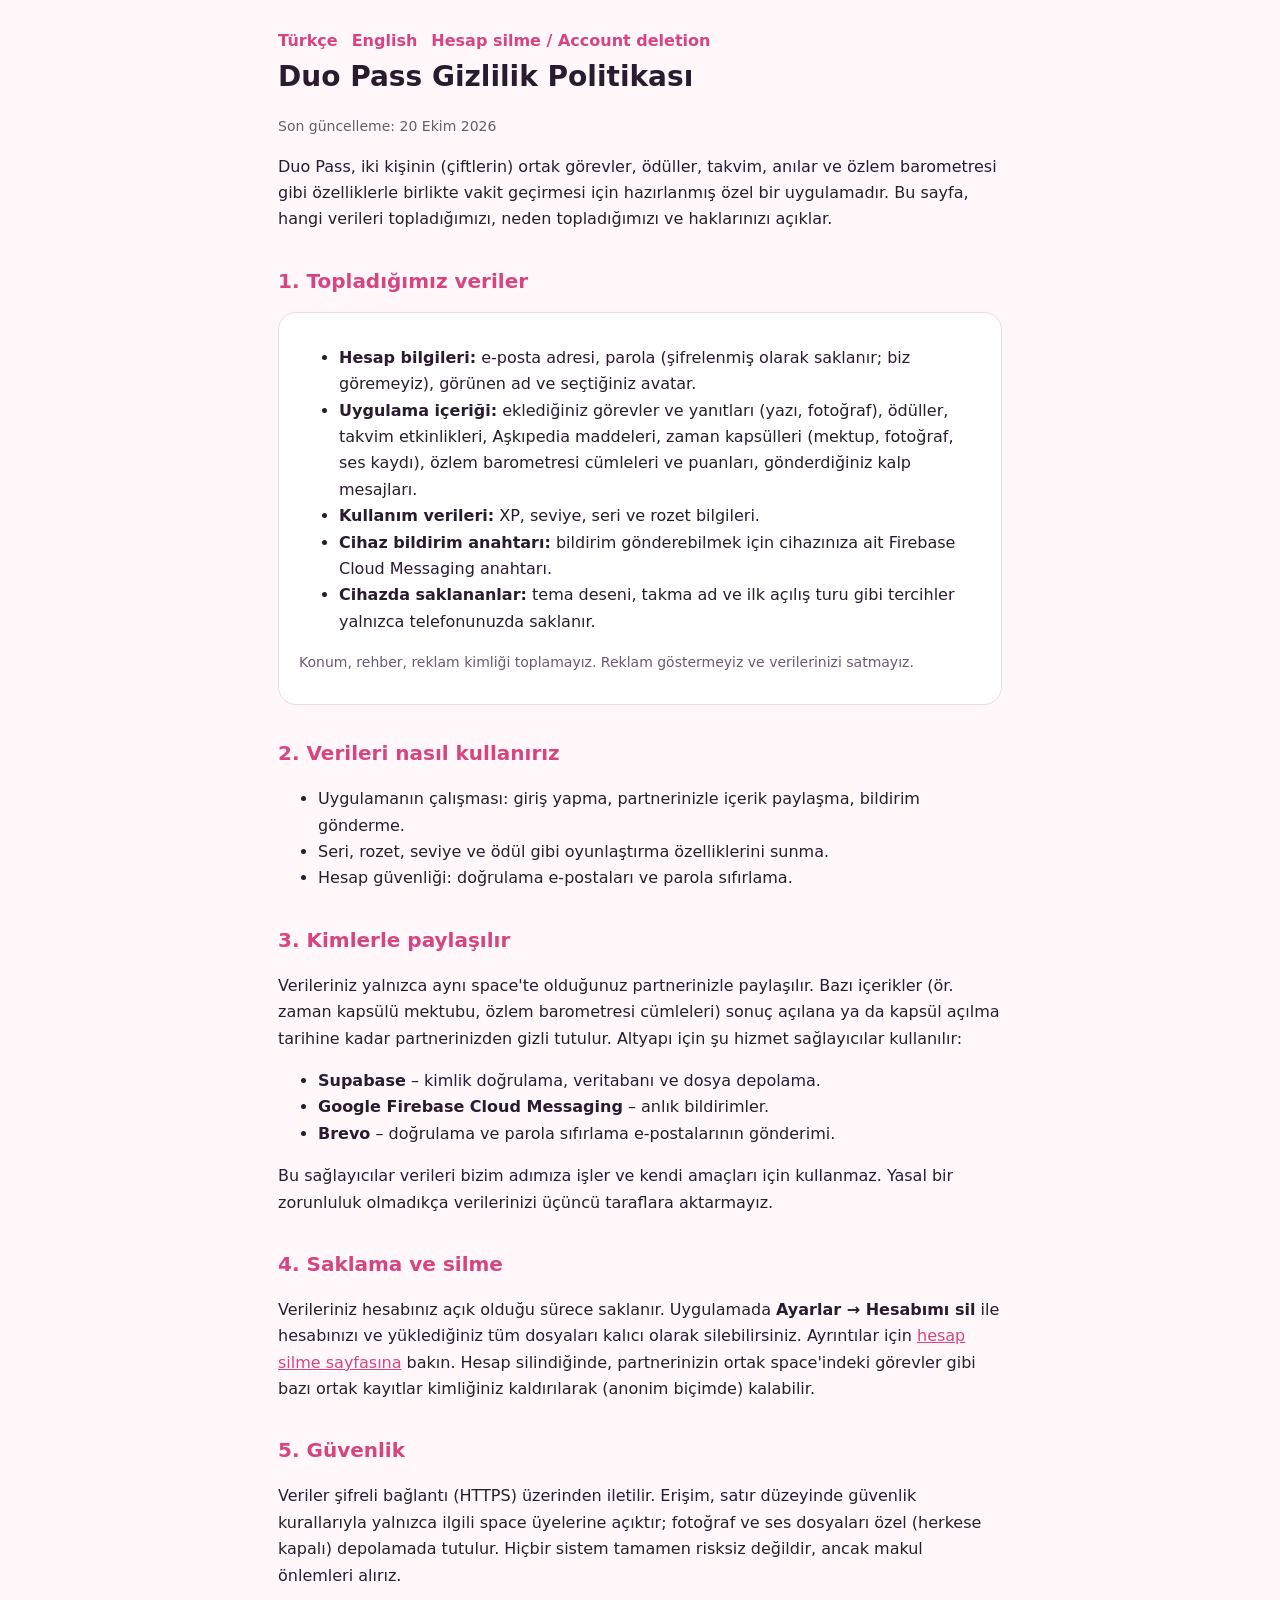
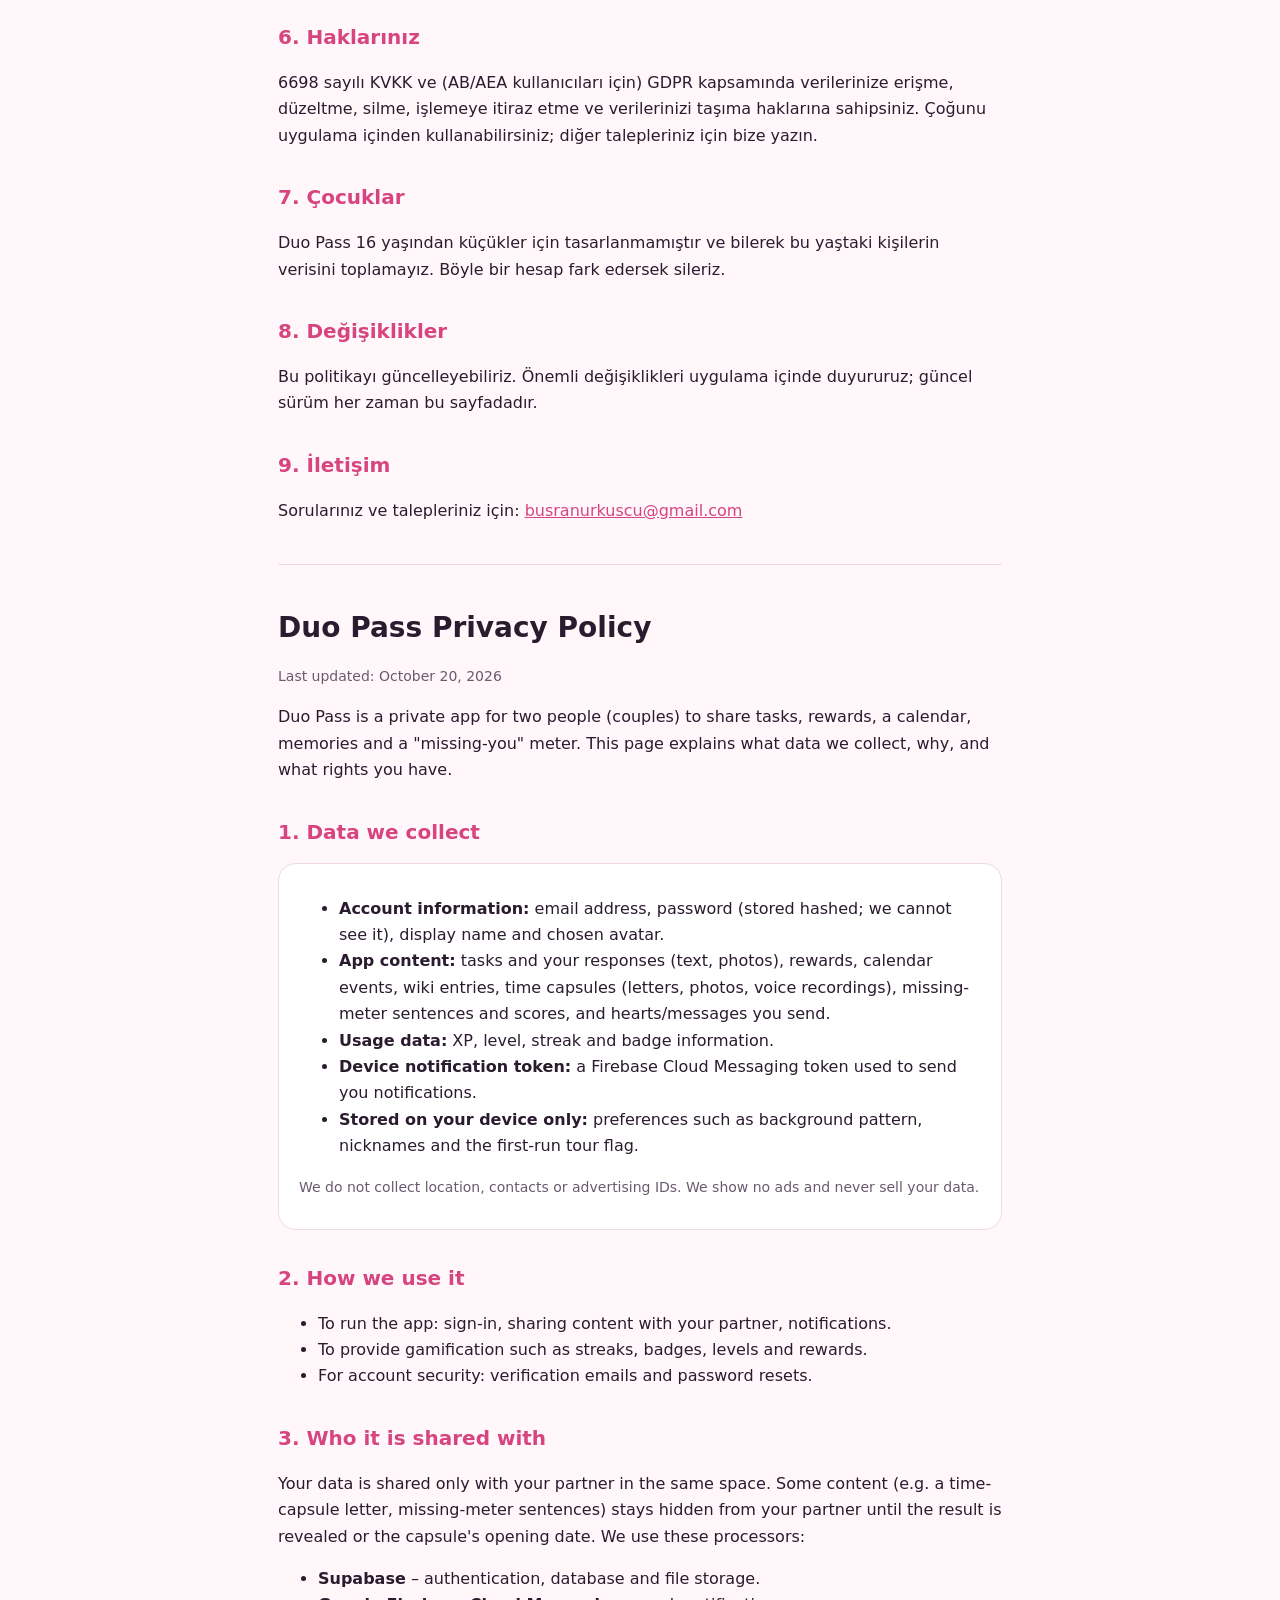
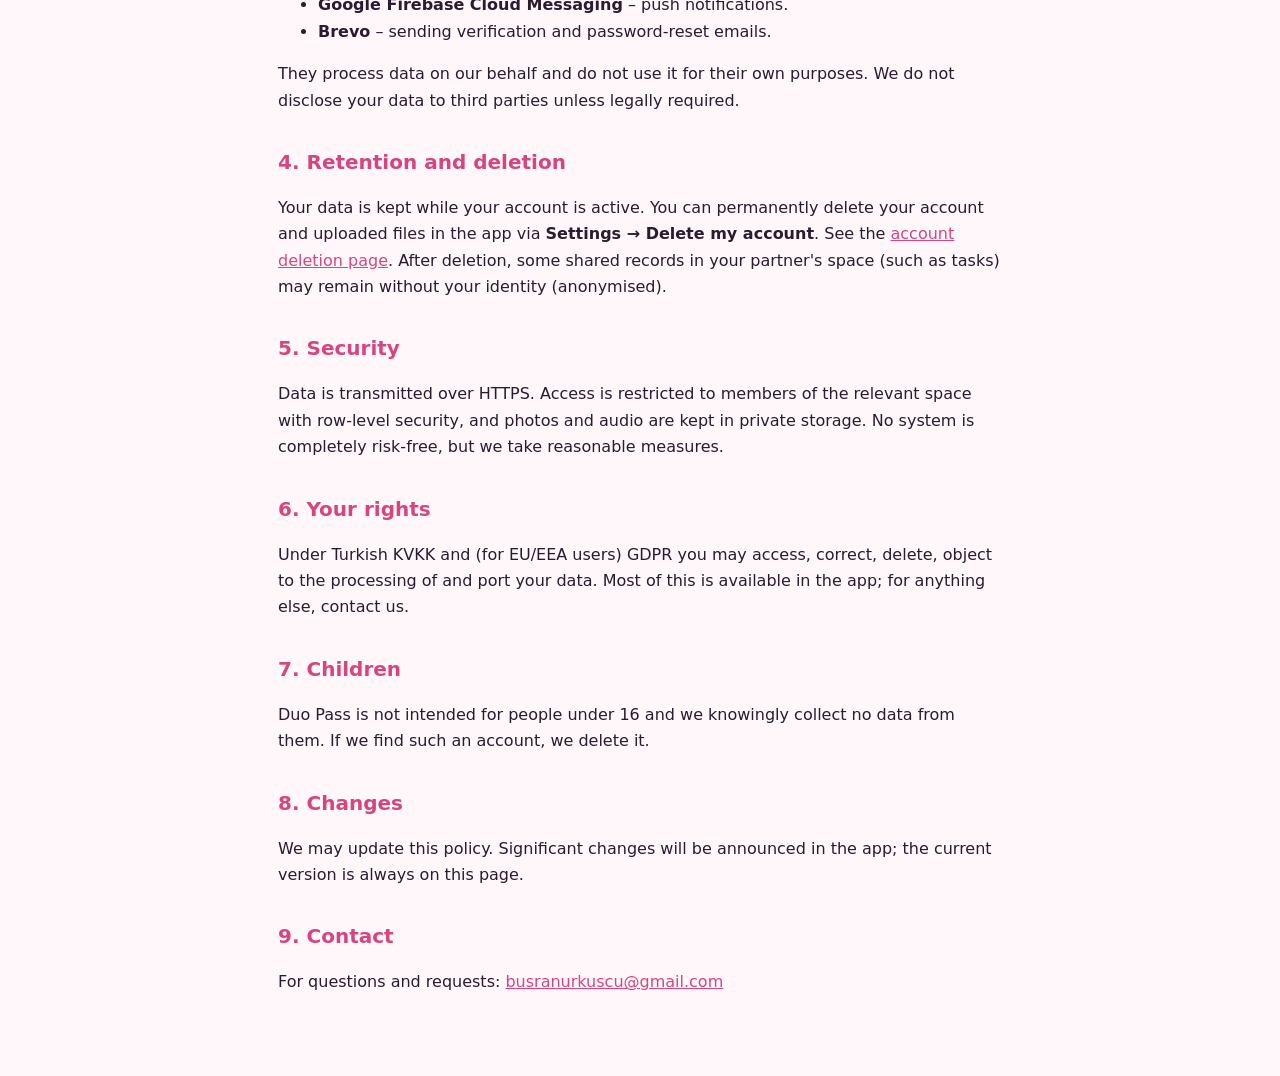
<file: index.html>
<!doctype html>
<html lang="tr">
<head>
<meta charset="utf-8">
<meta name="viewport" content="width=device-width, initial-scale=1">
<title>Duo Pass – Gizlilik Politikası / Privacy Policy</title>
<link rel="stylesheet" href="style.css">
</head>
<body>
<main>
<!-- İLETİŞİM E-POSTASINI DEĞİŞTİRMEK İÇİN: bu dosyada "busranurkuscu@gmail.com" yazan yerleri değiştir (4 yer: TR/EN). -->
<nav><a href="#tr">Türkçe</a><a href="#en">English</a><a href="hesap-silme.html">Hesap silme / Account deletion</a></nav>

<section id="tr">
<h1>Duo Pass Gizlilik Politikası</h1>
<p class="muted">Son güncelleme: 20 Ekim 2026</p>
<p>Duo Pass, iki kişinin (çiftlerin) ortak görevler, ödüller, takvim, anılar ve özlem barometresi gibi özelliklerle birlikte vakit geçirmesi için hazırlanmış özel bir uygulamadır. Bu sayfa, hangi verileri topladığımızı, neden topladığımızı ve haklarınızı açıklar.</p>

<h2>1. Topladığımız veriler</h2>
<div class="card">
<ul>
<li><b>Hesap bilgileri:</b> e-posta adresi, parola (şifrelenmiş olarak saklanır; biz göremeyiz), görünen ad ve seçtiğiniz avatar.</li>
<li><b>Uygulama içeriği:</b> eklediğiniz görevler ve yanıtları (yazı, fotoğraf), ödüller, takvim etkinlikleri, Aşkıpedia maddeleri, zaman kapsülleri (mektup, fotoğraf, ses kaydı), özlem barometresi cümleleri ve puanları, gönderdiğiniz kalp mesajları.</li>
<li><b>Kullanım verileri:</b> XP, seviye, seri ve rozet bilgileri.</li>
<li><b>Cihaz bildirim anahtarı:</b> bildirim gönderebilmek için cihazınıza ait Firebase Cloud Messaging anahtarı.</li>
<li><b>Cihazda saklananlar:</b> tema deseni, takma ad ve ilk açılış turu gibi tercihler yalnızca telefonunuzda saklanır.</li>
</ul>
<p class="muted">Konum, rehber, reklam kimliği toplamayız. Reklam göstermeyiz ve verilerinizi satmayız.</p>
</div>

<h2>2. Verileri nasıl kullanırız</h2>
<ul>
<li>Uygulamanın çalışması: giriş yapma, partnerinizle içerik paylaşma, bildirim gönderme.</li>
<li>Seri, rozet, seviye ve ödül gibi oyunlaştırma özelliklerini sunma.</li>
<li>Hesap güvenliği: doğrulama e-postaları ve parola sıfırlama.</li>
</ul>

<h2>3. Kimlerle paylaşılır</h2>
<p>Verileriniz yalnızca aynı space'te olduğunuz partnerinizle paylaşılır. Bazı içerikler (ör. zaman kapsülü mektubu, özlem barometresi cümleleri) sonuç açılana ya da kapsül açılma tarihine kadar partnerinizden gizli tutulur. Altyapı için şu hizmet sağlayıcılar kullanılır:</p>
<ul>
<li><b>Supabase</b> – kimlik doğrulama, veritabanı ve dosya depolama.</li>
<li><b>Google Firebase Cloud Messaging</b> – anlık bildirimler.</li>
<li><b>Brevo</b> – doğrulama ve parola sıfırlama e-postalarının gönderimi.</li>
</ul>
<p>Bu sağlayıcılar verileri bizim adımıza işler ve kendi amaçları için kullanmaz. Yasal bir zorunluluk olmadıkça verilerinizi üçüncü taraflara aktarmayız.</p>

<h2>4. Saklama ve silme</h2>
<p>Verileriniz hesabınız açık olduğu sürece saklanır. Uygulamada <b>Ayarlar → Hesabımı sil</b> ile hesabınızı ve yüklediğiniz tüm dosyaları kalıcı olarak silebilirsiniz. Ayrıntılar için <a href="hesap-silme.html">hesap silme sayfasına</a> bakın. Hesap silindiğinde, partnerinizin ortak space'indeki görevler gibi bazı ortak kayıtlar kimliğiniz kaldırılarak (anonim biçimde) kalabilir.</p>

<h2>5. Güvenlik</h2>
<p>Veriler şifreli bağlantı (HTTPS) üzerinden iletilir. Erişim, satır düzeyinde güvenlik kurallarıyla yalnızca ilgili space üyelerine açıktır; fotoğraf ve ses dosyaları özel (herkese kapalı) depolamada tutulur. Hiçbir sistem tamamen risksiz değildir, ancak makul önlemleri alırız.</p>

<h2>6. Haklarınız</h2>
<p>6698 sayılı KVKK ve (AB/AEA kullanıcıları için) GDPR kapsamında verilerinize erişme, düzeltme, silme, işlemeye itiraz etme ve verilerinizi taşıma haklarına sahipsiniz. Çoğunu uygulama içinden kullanabilirsiniz; diğer talepleriniz için bize yazın.</p>

<h2>7. Çocuklar</h2>
<p>Duo Pass 16 yaşından küçükler için tasarlanmamıştır ve bilerek bu yaştaki kişilerin verisini toplamayız. Böyle bir hesap fark edersek sileriz.</p>

<h2>8. Değişiklikler</h2>
<p>Bu politikayı güncelleyebiliriz. Önemli değişiklikleri uygulama içinde duyururuz; güncel sürüm her zaman bu sayfadadır.</p>

<h2>9. İletişim</h2>
<p>Sorularınız ve talepleriniz için: <a href="mailto:busranurkuscu@gmail.com">busranurkuscu@gmail.com</a></p>
</section>

<hr>

<section id="en" lang="en">
<h1>Duo Pass Privacy Policy</h1>
<p class="muted">Last updated: October 20, 2026</p>
<p>Duo Pass is a private app for two people (couples) to share tasks, rewards, a calendar, memories and a "missing-you" meter. This page explains what data we collect, why, and what rights you have.</p>

<h2>1. Data we collect</h2>
<div class="card">
<ul>
<li><b>Account information:</b> email address, password (stored hashed; we cannot see it), display name and chosen avatar.</li>
<li><b>App content:</b> tasks and your responses (text, photos), rewards, calendar events, wiki entries, time capsules (letters, photos, voice recordings), missing-meter sentences and scores, and hearts/messages you send.</li>
<li><b>Usage data:</b> XP, level, streak and badge information.</li>
<li><b>Device notification token:</b> a Firebase Cloud Messaging token used to send you notifications.</li>
<li><b>Stored on your device only:</b> preferences such as background pattern, nicknames and the first-run tour flag.</li>
</ul>
<p class="muted">We do not collect location, contacts or advertising IDs. We show no ads and never sell your data.</p>
</div>

<h2>2. How we use it</h2>
<ul>
<li>To run the app: sign-in, sharing content with your partner, notifications.</li>
<li>To provide gamification such as streaks, badges, levels and rewards.</li>
<li>For account security: verification emails and password resets.</li>
</ul>

<h2>3. Who it is shared with</h2>
<p>Your data is shared only with your partner in the same space. Some content (e.g. a time-capsule letter, missing-meter sentences) stays hidden from your partner until the result is revealed or the capsule's opening date. We use these processors:</p>
<ul>
<li><b>Supabase</b> – authentication, database and file storage.</li>
<li><b>Google Firebase Cloud Messaging</b> – push notifications.</li>
<li><b>Brevo</b> – sending verification and password-reset emails.</li>
</ul>
<p>They process data on our behalf and do not use it for their own purposes. We do not disclose your data to third parties unless legally required.</p>

<h2>4. Retention and deletion</h2>
<p>Your data is kept while your account is active. You can permanently delete your account and uploaded files in the app via <b>Settings → Delete my account</b>. See the <a href="hesap-silme.html">account deletion page</a>. After deletion, some shared records in your partner's space (such as tasks) may remain without your identity (anonymised).</p>

<h2>5. Security</h2>
<p>Data is transmitted over HTTPS. Access is restricted to members of the relevant space with row-level security, and photos and audio are kept in private storage. No system is completely risk-free, but we take reasonable measures.</p>

<h2>6. Your rights</h2>
<p>Under Turkish KVKK and (for EU/EEA users) GDPR you may access, correct, delete, object to the processing of and port your data. Most of this is available in the app; for anything else, contact us.</p>

<h2>7. Children</h2>
<p>Duo Pass is not intended for people under 16 and we knowingly collect no data from them. If we find such an account, we delete it.</p>

<h2>8. Changes</h2>
<p>We may update this policy. Significant changes will be announced in the app; the current version is always on this page.</p>

<h2>9. Contact</h2>
<p>For questions and requests: <a href="mailto:busranurkuscu@gmail.com">busranurkuscu@gmail.com</a></p>
</section>
</main>
</body>
</html>
</file>
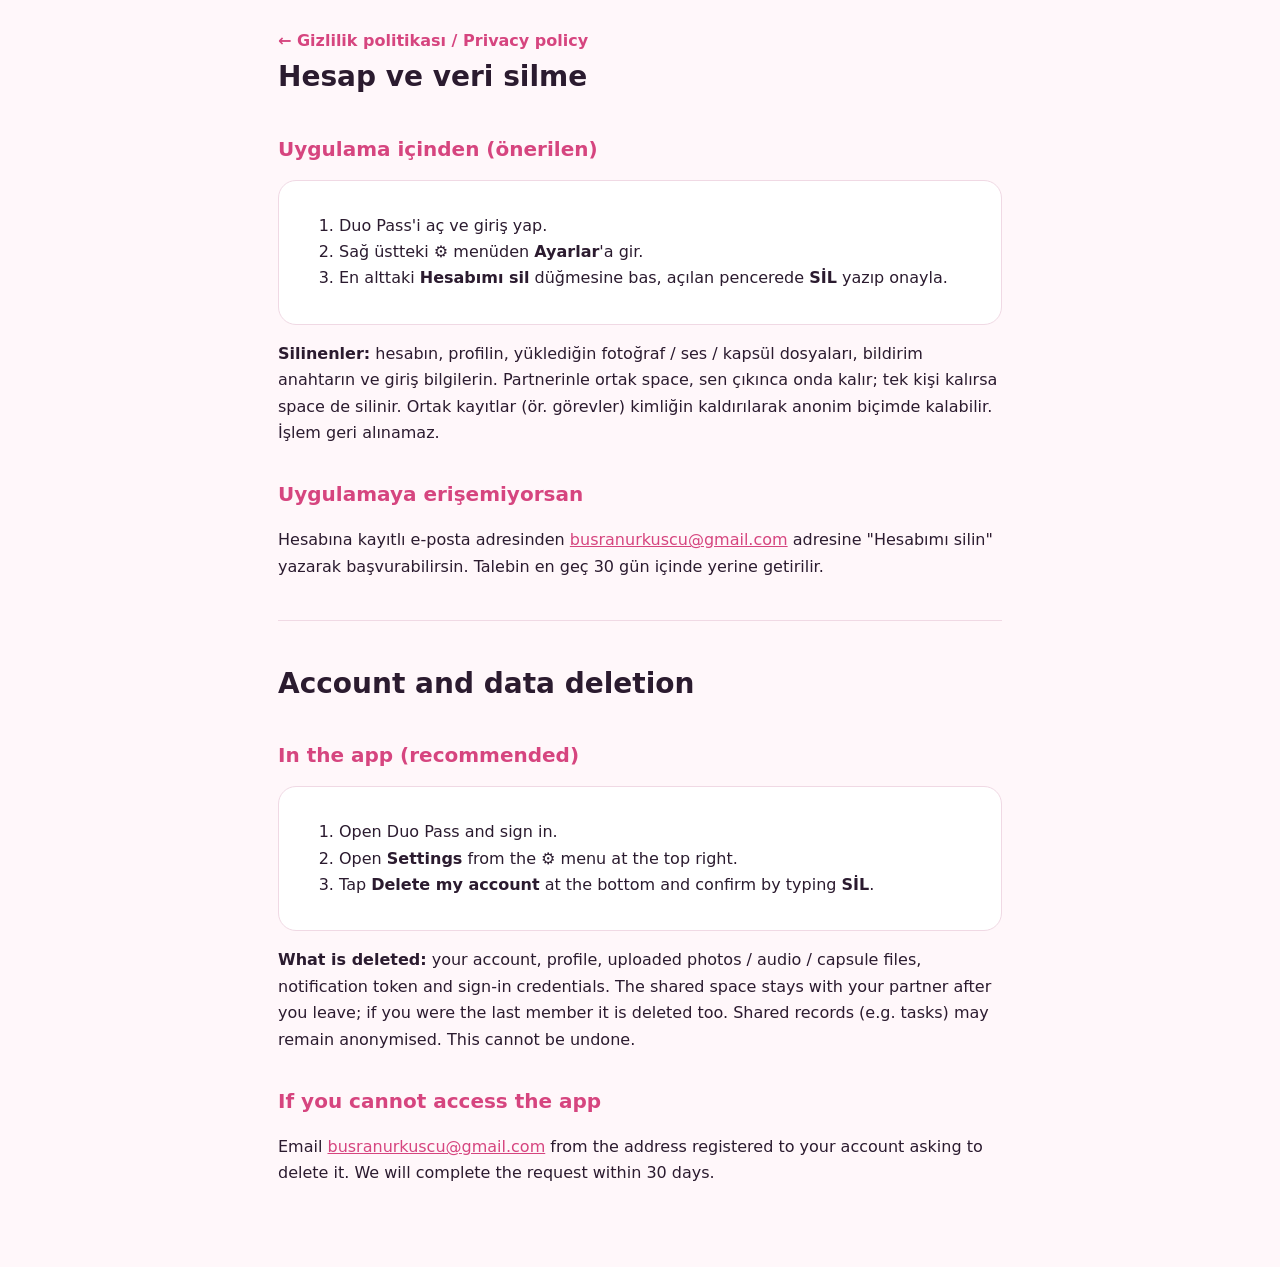
<file: hesap-silme.html>
<!doctype html>
<html lang="tr">
<head>
<meta charset="utf-8">
<meta name="viewport" content="width=device-width, initial-scale=1">
<title>Duo Pass – Hesap Silme / Account Deletion</title>
<link rel="stylesheet" href="style.css">
</head>
<body>
<main>
<nav><a href="index.html">← Gizlilik politikası / Privacy policy</a></nav>

<h1>Hesap ve veri silme</h1>
<h2>Uygulama içinden (önerilen)</h2>
<div class="card">
<ol>
<li>Duo Pass'i aç ve giriş yap.</li>
<li>Sağ üstteki ⚙️ menüden <b>Ayarlar</b>'a gir.</li>
<li>En alttaki <b>Hesabımı sil</b> düğmesine bas, açılan pencerede <b>SİL</b> yazıp onayla.</li>
</ol>
</div>
<p><b>Silinenler:</b> hesabın, profilin, yüklediğin fotoğraf / ses / kapsül dosyaları, bildirim anahtarın ve giriş bilgilerin. Partnerinle ortak space, sen çıkınca onda kalır; tek kişi kalırsa space de silinir. Ortak kayıtlar (ör. görevler) kimliğin kaldırılarak anonim biçimde kalabilir. İşlem geri alınamaz.</p>

<h2>Uygulamaya erişemiyorsan</h2>
<p>Hesabına kayıtlı e-posta adresinden <a href="mailto:busranurkuscu@gmail.com?subject=Duo%20Pass%20hesap%20silme">busranurkuscu@gmail.com</a> adresine "Hesabımı silin" yazarak başvurabilirsin. Talebin en geç 30 gün içinde yerine getirilir.</p>

<hr>

<h1>Account and data deletion</h1>
<h2>In the app (recommended)</h2>
<div class="card">
<ol>
<li>Open Duo Pass and sign in.</li>
<li>Open <b>Settings</b> from the ⚙️ menu at the top right.</li>
<li>Tap <b>Delete my account</b> at the bottom and confirm by typing <b>SİL</b>.</li>
</ol>
</div>
<p><b>What is deleted:</b> your account, profile, uploaded photos / audio / capsule files, notification token and sign-in credentials. The shared space stays with your partner after you leave; if you were the last member it is deleted too. Shared records (e.g. tasks) may remain anonymised. This cannot be undone.</p>

<h2>If you cannot access the app</h2>
<p>Email <a href="mailto:busranurkuscu@gmail.com?subject=Duo%20Pass%20account%20deletion">busranurkuscu@gmail.com</a> from the address registered to your account asking to delete it. We will complete the request within 30 days.</p>
</main>
</body>
</html>
</file>
<file: style.css>
:root{--bg:#fff7fa;--fg:#2b1b2f;--muted:#6b5a70;--accent:#d6457f;--card:#ffffff;--line:#f0d9e4}
@media (prefers-color-scheme:dark){:root{--bg:#1e1a24;--fg:#f3e9f5;--muted:#b9a9c0;--accent:#ff8fb8;--card:#2b2634;--line:#40364a}}
*{box-sizing:border-box}
body{margin:0;background:var(--bg);color:var(--fg);font:16px/1.65 system-ui,-apple-system,"Segoe UI",Roboto,sans-serif}
main{max-width:760px;margin:0 auto;padding:28px 18px 64px}
h1{font-size:28px;margin:0 0 4px}
h2{font-size:20px;margin:32px 0 8px;color:var(--accent)}
p,li{color:var(--fg)}
.muted{color:var(--muted);font-size:14px}
.card{background:var(--card);border:1px solid var(--line);border-radius:18px;padding:16px 20px;margin:14px 0}
nav a{margin-right:14px;color:var(--accent);font-weight:600;text-decoration:none}
a{color:var(--accent)}
hr{border:0;border-top:1px solid var(--line);margin:40px 0}
</file>
